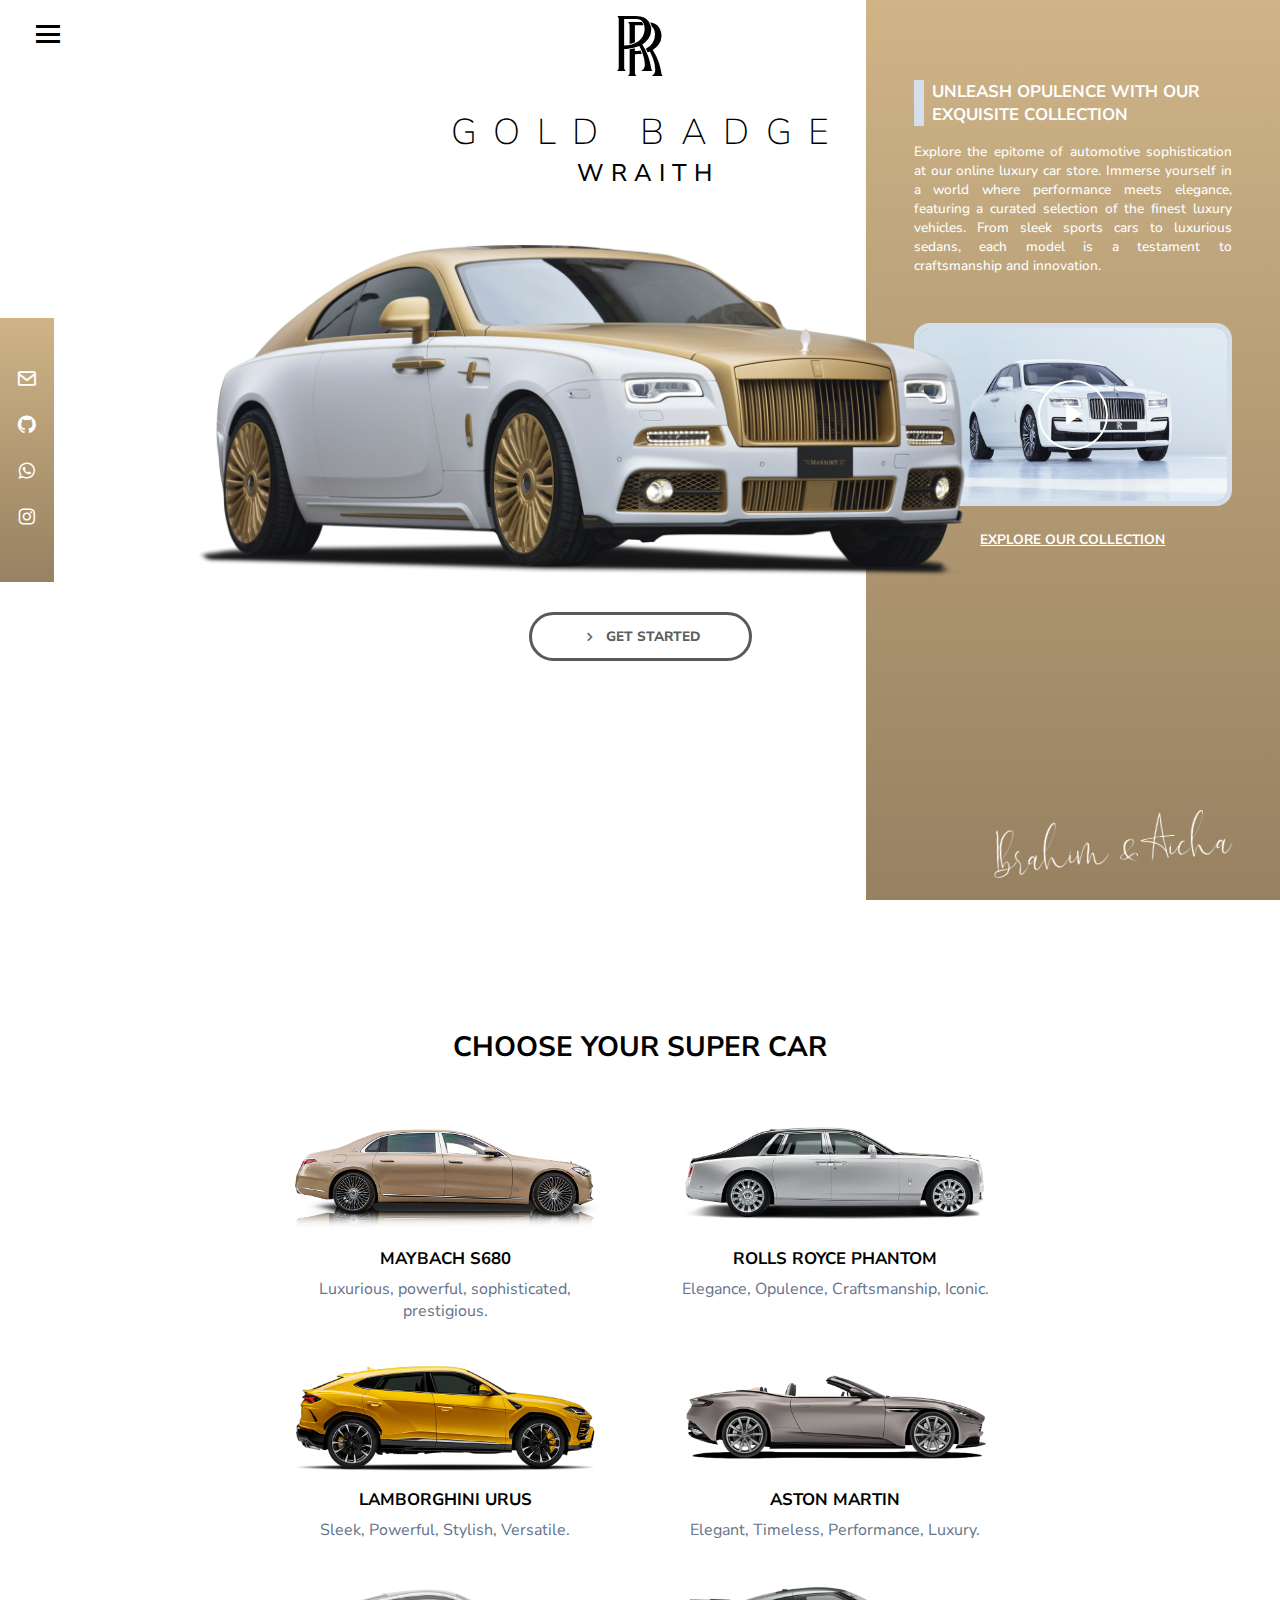
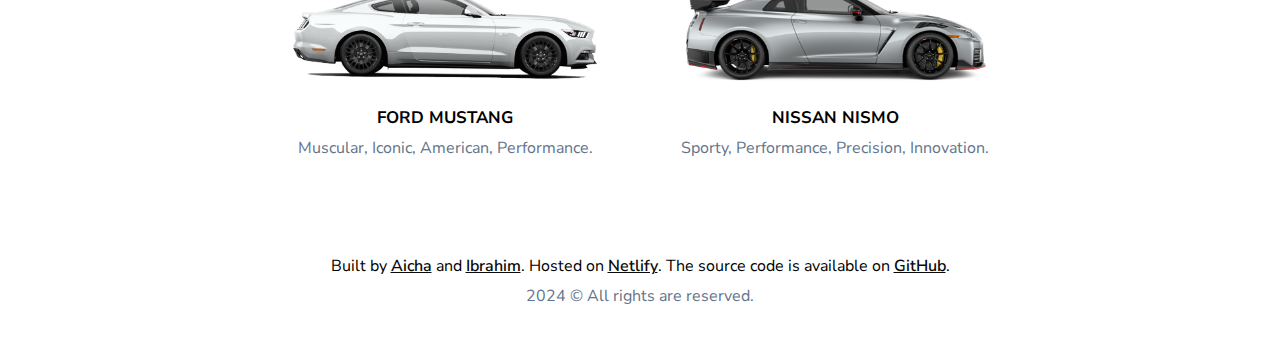
<file: index.html>
<!DOCTYPE html>
<html lang="en">
<head>
    <meta charset="UTF-8">
    <meta http-equiv="X-UA-Compatible" content="IE=edge">
    <meta name="viewport" content="width=device-width, initial-scale=1.0">
    <link rel="shortcut icon" href="assets/images/favicon.png" type="image/x-icon">
    <link rel="stylesheet" href="assets/css/style.css">
    <link rel="stylesheet" href="https://unpkg.com/boxicons@latest/css/boxicons.min.css">
    <title>Vroom | Where Opulence Meets the Road</title>
</head>
<body>
    <header class="mobile-header">
        <nav class="mobile-nav">
            <a href="#" class="mobile-logo">VROOM.</a>

            <div class="mobile-menu" id="mobile-menu">
                <ul class="menu-list">
                    <li class="menu-item">
                        <a href="index.html" class="menu-link">Home</a>
                    </li>
                    <li class="menu-item">
                        <a href="collections.html" class="menu-link">Collections</a>
                    </li>
                    <li class="menu-item">
                        <a href="contact.html" class="menu-link">Contact</a>
                    </li>
                </ul>
            </div>

            <div class="mobile-menu-icon-container" id="mobile-menu-toggle">
                <i class="bx bx-menu"></i>
            </div>
        </nav>
    </header>

    <aside class="sidebar" id="sidebar">
        <div class="sidebar-hidden">
            <ul class="menu-list">
                <li class="menu-item">
                    <a href="index.html" class="menu-link">Home</a>
                </li>
                <li class="menu-item">
                    <a href="collections.html" class="menu-link">Collections</a>
                </li>
                <li class="menu-item">
                    <a href="contact.html" class="menu-link">Contact</a>
                </li>
            </ul>
        </div>

        <div class="sidebar-visible">
            <div class="menu-icon-container" id="menu-toggle">
                <i class="bx bx-menu"></i>
            </div>

            <div class="contact-icons">
                <a href="#" class="contact-link">
                    <i class="bx bx-envelope"></i>
                </a>
                <a href="#" class="contact-link">
                    <i class="bx bxl-github"></i>
                </a>
                <a href="#" class="contact-link">
                    <i class="bx bxl-whatsapp"></i>
                </a>
                <a href="#" class="contact-link">
                    <i class="bx bxl-instagram"></i>
                </a>
            </div>
        </div>
    </aside>

    <main class="main">
        <section class="section-home">
            <div class="home-left">
                <img src="assets/images/rr-logo.svg" alt="Logo" class="logo-image">
                <h1 class="home-title">
                    GOLD BADGE
                    <span class="home-subtitle">WRAITH</span>
                </h1>
                <img src="assets/images/rolls-royce.png" alt="Car" class="home-image">
                <button class="home-btn">
                    <i class="bx bx-chevron-right"></i>
                    GET STARTED
                </button>
            </div>

            <div class="home-right">
                <h3 class="home-headline">
                    Unleash Opulence with Our Exquisite
                    Collection
                </h3>
                <p class="home-description">
                    Explore the epitome of automotive sophistication at our online luxury car store. Immerse yourself in a world where performance meets elegance, featuring a curated selection of the finest luxury vehicles. From sleek sports cars to luxurious sedans, each model is a testament to craftsmanship and innovation.
                </p>
                <div class="home-fake-video">
                    <img src="assets/images/rr-video.jpg" alt="Video">
                    <i class="bx bxs-right-arrow"></i>
                </div>
                <a href="collections.html" class="home-right-link">EXPLORE OUR COLLECTION</a>
                <div class="signatures-container">
                    <img src="assets/images/signature.png" alt="Signature">
                </div>
            </div>
        </section>

        <section class="section-models">
            <h3 class="section-models-title">CHOOSE YOUR SUPER CAR</h3>

            <div class="models-container">
                <article class="model-card">
                    <img src="assets/images/model-1.png" alt="Model">
                    <h3 class="model-name">MAYBACH S680</h3>
                    <p class="model-description">Luxurious, powerful, sophisticated, prestigious.</p>
                </article>
                <article class="model-card">
                    <img src="assets/images/model-2.png" alt="Model">
                    <h3 class="model-name">ROLLS ROYCE PHANTOM</h3>
                    <p class="model-description">Elegance, Opulence, Craftsmanship, Iconic.</p>
                </article>
                <article class="model-card">
                    <img src="assets/images/model-3.png" alt="Model">
                    <h3 class="model-name">LAMBORGHINI URUS</h3>
                    <p class="model-description">Sleek, Powerful, Stylish, Versatile.</p>
                </article>
                <article class="model-card">
                    <img src="assets/images/model-4.png" alt="Model">
                    <h3 class="model-name">ASTON MARTIN</h3>
                    <p class="model-description">Elegant, Timeless, Performance, Luxury.</p>
                </article>
                <article class="model-card">
                    <img src="assets/images/model-5.png" alt="Model">
                    <h3 class="model-name">FORD MUSTANG</h3>
                    <p class="model-description">Muscular, Iconic, American, Performance.</p>
                </article>
                <article class="model-card">
                    <img src="assets/images/model-6.png" alt="Model">
                    <h3 class="model-name">NISSAN NISMO</h3>
                    <p class="model-description">Sporty, Performance, Precision, Innovation.</p>
                </article>
            </div>
        </section>
    </main>

    <footer class="footer">
        <p class="footer-text">
            Built by <a href="#">Aicha</a> and <a href="#">Ibrahim</a>.
            Hosted on <a href="#">Netlify</a>.
            The source code is available on <a href="#">GitHub</a>.
        </p>
        <p class="footer-copyright">
            2024 &copy; All rights are reserved.
        </p>
    </footer>

    <script src="assets/javascript/app.js"></script>
</body>
</html>
</file>
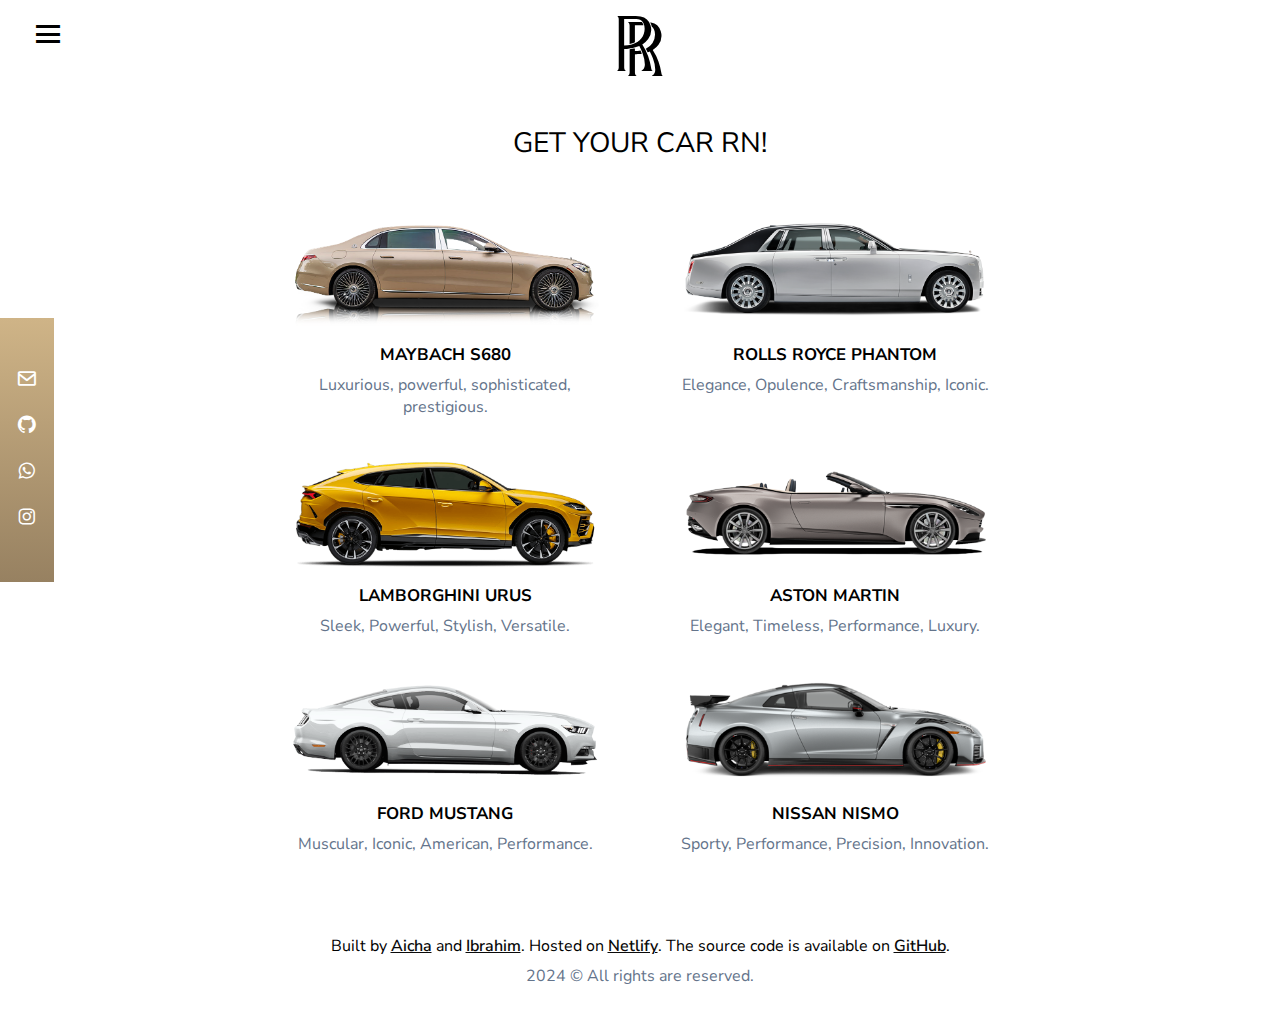
<file: collections.html>
<!DOCTYPE html>
<html lang="en">
<head>
    <meta charset="UTF-8">
    <meta http-equiv="X-UA-Compatible" content="IE=edge">
    <meta name="viewport" content="width=device-width, initial-scale=1.0">
    <link rel="shortcut icon" href="assets/images/favicon.png" type="image/x-icon">
    <link rel="stylesheet" href="assets/css/style.css">
    <link rel="stylesheet" href="https://unpkg.com/boxicons@latest/css/boxicons.min.css">
    <title>Browse Our Collections</title>
</head>
<body>
    <header class="mobile-header">
        <nav class="mobile-nav">
            <a href="#" class="mobile-logo">VROOM.</a>

            <div class="mobile-menu" id="mobile-menu">
                <ul class="menu-list">
                    <li class="menu-item">
                        <a href="index.html" class="menu-link">Home</a>
                    </li>
                    <li class="menu-item">
                        <a href="collections.html" class="menu-link">Collections</a>
                    </li>
                    <li class="menu-item">
                        <a href="contact.html" class="menu-link">Contact</a>
                    </li>
                </ul>
            </div>

            <div class="mobile-menu-icon-container" id="mobile-menu-toggle">
                <i class="bx bx-menu"></i>
            </div>
        </nav>
    </header>

    <aside class="sidebar" id="sidebar">
        <div class="sidebar-hidden">
            <ul class="menu-list">
                <li class="menu-item">
                    <a href="index.html" class="menu-link">Home</a>
                </li>
                <li class="menu-item">
                    <a href="collections.html" class="menu-link">Collections</a>
                </li>
                <li class="menu-item">
                    <a href="contact.html" class="menu-link">Contact</a>
                </li>
            </ul>
        </div>

        <div class="sidebar-visible">
            <div class="menu-icon-container" id="menu-toggle">
                <i class="bx bx-menu"></i>
            </div>

            <div class="contact-icons">
                <a href="#" class="contact-link">
                    <i class="bx bx-envelope"></i>
                </a>
                <a href="#" class="contact-link">
                    <i class="bx bxl-github"></i>
                </a>
                <a href="#" class="contact-link">
                    <i class="bx bxl-whatsapp"></i>
                </a>
                <a href="#" class="contact-link">
                    <i class="bx bxl-instagram"></i>
                </a>
            </div>
        </div>
    </aside>

    <main>
        <section class="section-collections">
            <img src="assets/images/rr-logo.svg" alt="Logo" class="logo-image">
            <h3>GET YOUR CAR RN!</h3>
            <div class="models-container">
                <article class="model-card">
                    <img src="assets/images/model-1.png" alt="Model">
                    <h3 class="model-name">MAYBACH S680</h3>
                    <p class="model-description">Luxurious, powerful, sophisticated, prestigious.</p>
                </article>
                <article class="model-card">
                    <img src="assets/images/model-2.png" alt="Model">
                    <h3 class="model-name">ROLLS ROYCE PHANTOM</h3>
                    <p class="model-description">Elegance, Opulence, Craftsmanship, Iconic.</p>
                </article>
                <article class="model-card">
                    <img src="assets/images/model-3.png" alt="Model">
                    <h3 class="model-name">LAMBORGHINI URUS</h3>
                    <p class="model-description">Sleek, Powerful, Stylish, Versatile.</p>
                </article>
                <article class="model-card">
                    <img src="assets/images/model-4.png" alt="Model">
                    <h3 class="model-name">ASTON MARTIN</h3>
                    <p class="model-description">Elegant, Timeless, Performance, Luxury.</p>
                </article>
                <article class="model-card">
                    <img src="assets/images/model-5.png" alt="Model">
                    <h3 class="model-name">FORD MUSTANG</h3>
                    <p class="model-description">Muscular, Iconic, American, Performance.</p>
                </article>
                <article class="model-card">
                    <img src="assets/images/model-6.png" alt="Model">
                    <h3 class="model-name">NISSAN NISMO</h3>
                    <p class="model-description">Sporty, Performance, Precision, Innovation.</p>
                </article>
            </div>
        </section>
    </main>

    <footer>
        <p class="footer-text">
            Built by <a href="#">Aicha</a> and <a href="#">Ibrahim</a>.
            Hosted on <a href="#">Netlify</a>.
            The source code is available on <a href="#">GitHub</a>.
        </p>
        <p class="footer-copyright">
            2024 &copy; All rights are reserved.
        </p>
    </footer>

    <script src="assets/javascript/app.js"></script>
</body>
</html>
</file>
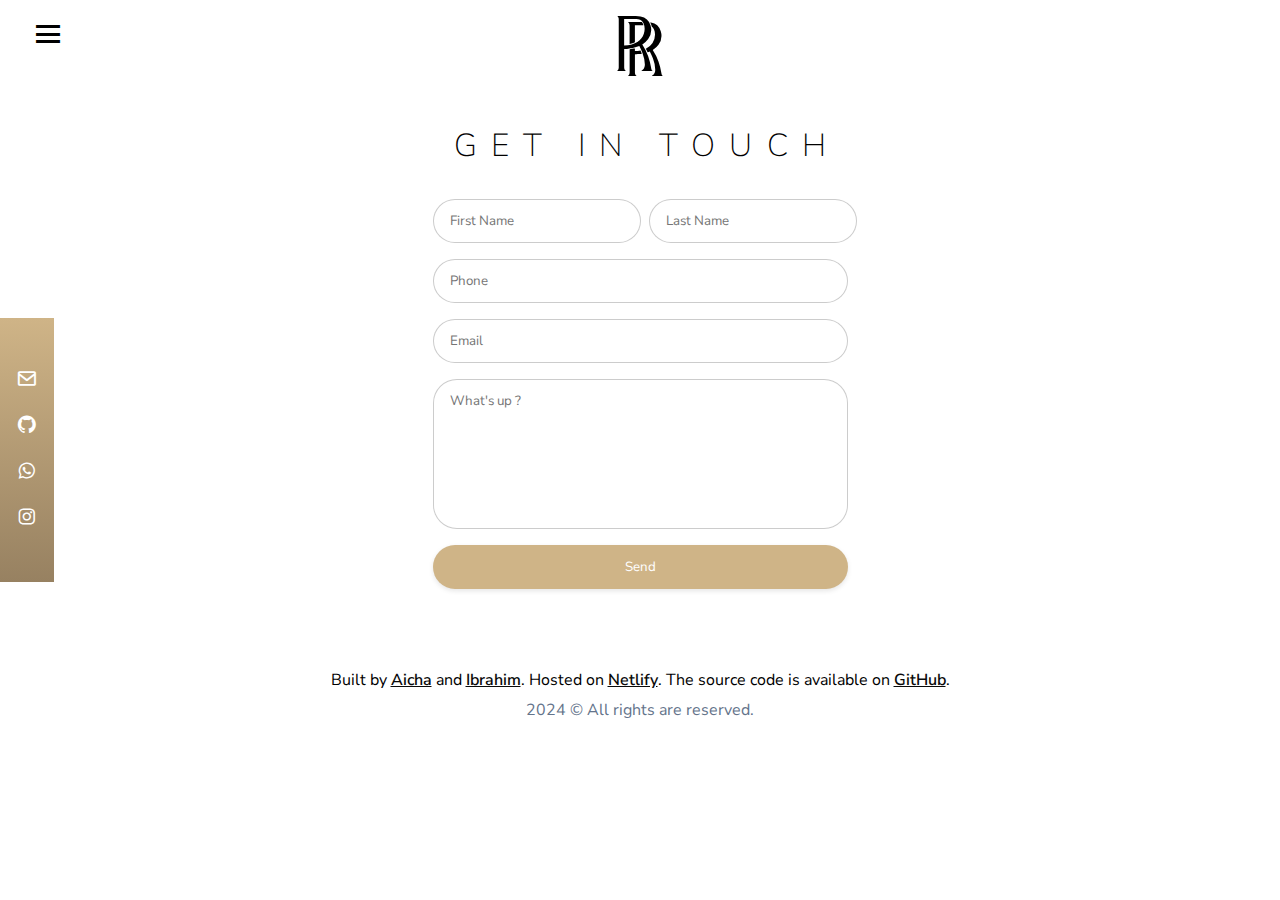
<file: contact.html>
<!DOCTYPE html>
<html lang="en">
<head>
    <meta charset="UTF-8">
    <meta http-equiv="X-UA-Compatible" content="IE=edge">
    <meta name="viewport" content="width=device-width, initial-scale=1.0">
    <link rel="shortcut icon" href="assets/images/favicon.png" type="image/x-icon">
    <link rel="stylesheet" href="assets/css/style.css">
    <link rel="stylesheet" href="https://unpkg.com/boxicons@latest/css/boxicons.min.css">
    <title>Get In Touch</title>
</head>
<body>
    <header class="mobile-header">
        <nav class="mobile-nav">
            <a href="#" class="mobile-logo">VROOM.</a>

            <div class="mobile-menu" id="mobile-menu">
                <ul class="menu-list">
                    <li class="menu-item">
                        <a href="index.html" class="menu-link">Home</a>
                    </li>
                    <li class="menu-item">
                        <a href="collections.html" class="menu-link">Collections</a>
                    </li>
                    <li class="menu-item">
                        <a href="contact.html" class="menu-link">Contact</a>
                    </li>
                </ul>
            </div>

            <div class="mobile-menu-icon-container" id="mobile-menu-toggle">
                <i class="bx bx-menu"></i>
            </div>
        </nav>
    </header>

    <aside class="sidebar" id="sidebar">
        <div class="sidebar-hidden">
            <ul class="menu-list">
                <li class="menu-item">
                    <a href="index.html" class="menu-link">Home</a>
                </li>
                <li class="menu-item">
                    <a href="collections.html" class="menu-link">Collections</a>
                </li>
                <li class="menu-item">
                    <a href="contact.html" class="menu-link">Contact</a>
                </li>
            </ul>
        </div>

        <div class="sidebar-visible">
            <div class="menu-icon-container" id="menu-toggle">
                <i class="bx bx-menu"></i>
            </div>

            <div class="contact-icons">
                <a href="#" class="contact-link">
                    <i class="bx bx-envelope"></i>
                </a>
                <a href="#" class="contact-link">
                    <i class="bx bxl-github"></i>
                </a>
                <a href="#" class="contact-link">
                    <i class="bx bxl-whatsapp"></i>
                </a>
                <a href="#" class="contact-link">
                    <i class="bx bxl-instagram"></i>
                </a>
            </div>
        </div>
    </aside>

    <main>
        <section class="contact-section">
            <img src="assets/images/rr-logo.svg" alt="Logo" class="logo-image">
            <h3>GET IN TOUCH</h3>
            <form class="contact-form">
                <div class="input-group">
                    <input type="text" placeholder="First Name">
                    <input type="text" placeholder="Last Name">
                </div>

                <input type="text" placeholder="Phone">
                <input type="text" placeholder="Email">
                <textarea placeholder="What's up ?"></textarea>
                <button type="submit">Send</button>
            </form>
        </section>
    </main>

    <footer>
        <p class="footer-text">
            Built by <a href="#">Aicha</a> and <a href="#">Ibrahim</a>.
            Hosted on <a href="#">Netlify</a>.
            The source code is available on <a href="#">GitHub</a>.
        </p>
        <p class="footer-copyright">
            2024 &copy; All rights are reserved.
        </p>
    </footer>
    <script src="assets/javascript/app.js"></script>
</body>
</html>
</file>
<file: assets/css/style.css>
@import url("https://fonts.googleapis.com/css2?family=Nunito+Sans:opsz,wght@6..12,200;6..12,300;6..12,400;6..12,500;6..12,600;6..12,700;6..12,800&display=swap");

:root {
    /* customs */
    --sidebar-visible: 6rem;
    --sidebar-hidden: 10rem;
    --mobile-header-height: 3rem;

    /* fonts */
    --font-family: "Nunito Sans", sans-serif;

    --fw-extra-light: 200;
    --fw-light: 300;
    --fw-regular: 400;
    --fw-medium: 500;
    --fw-semi: 600;
    --fw-bold: 700;
    --fw-black: 800;

    /* colors */
    --text-muted: #64748b;
    --text-dark: #0a0a0a;
    --text-light: #ffffff;

    --gold-light: #cfb487;
    --gold-dark: #978161;
}

/* reset */
* {
    margin: 0;
    padding: 0;
    box-sizing: border-box;
}

/* general styling */
ul {
    list-style: none;
}

a {
    text-decoration: none;
}

button,
input,
textarea {
    font-family: var(--font-family);
    outline: none;
}

body {
    font-family: var(--font-family);
}

/* Mobile Header */
.mobile-header {
    display: none;

    position: fixed;
    top: 0;
    left: 0;
    width: 100%;
    z-index: 1500;
    padding: 0 1rem;
    background: #fff;
}

.mobile-nav {
    height: var(--mobile-header-height);

    display: flex;
    align-items: center;
    justify-content: space-between;
}

.mobile-logo {
    font-size: 1.15rem;
    color: var(--text-dark);
    font-weight: var(--fw-medium);
}

.mobile-menu-icon-container {
    cursor: pointer;
}

.mobile-menu-icon-container > i {
    font-size: 1.75rem;
}

.mobile-menu {
    position: fixed;
    top: var(--mobile-header-height);
    right: 0;
    padding: 1rem 3rem;
    display: flex;
    align-items: center;
    justify-content: center;
    background: #fff;
    height: calc(100vh - var(--mobile-header-height));
    transform: translateX(100%);
    transition: transform .5s;
}

.mobile-menu.show-mobile-menu {
    transform: translateX(0);
}

@media screen and (max-width: 1192px) {
    body {
        padding-top: var(--mobile-header-height);
    }

    .mobile-header {
        display: block;
    }
}

/* Sidebar */
    /* hidden */
.sidebar {
    display: flex;
    height: 100vh; /* viewport height */
    background: #fff;

    position: fixed;
    top: 0;
    left: 0;
    z-index: 1000;

    transform: translateX(
        calc(-1 * var(--sidebar-hidden))
    );

    transition: transform .5s;
}

.sidebar.show-sidebar {
    transform: translateX(0);
}

.sidebar-hidden {
    width: var(--sidebar-hidden);

    display: flex;
    align-items: center; /* Vertical */
    justify-content: center; /* Horizontal */
}

.menu-list {
    width: 100%;
    display: flex;
    flex-direction: column;
    gap: 1rem;
}

.menu-link {
    display: block;
    width: 100%;
    text-align: center;
    padding: .5rem 0;
    font-size: 1.15rem;
    color: var(--text-muted);
    transition: color .5s;
}

.menu-link:hover {
    color: var(--text-dark);
}

    /* visible */
.sidebar-visible {
    width: var(--sidebar-visible);
    position: relative;
}

.menu-icon-container {
    width: var(--sidebar-visible);
    padding-top: 1rem;
    display: flex;
    justify-content: center;
    align-items: center;
    cursor: pointer;
}

.menu-icon-container > i {
    font-size: 2.25rem;
}

.contact-icons {
    width: max-content;
    background: linear-gradient(
        var(--gold-light),
        var(--gold-dark)
    );
    padding: 3rem 1rem;
    display: flex;
    flex-direction: column;
    gap: 1rem;

    position: absolute;
    top: 50%;
    left: 0;
    transform: translateY(-50%);
}

.contact-link {
    color: var(--text-light);
    font-size: 1.35rem;
}

/* Home */
.section-home {
    padding-left: var(--sidebar-visible);
    display: flex;
    justify-content: flex-end;
    position: relative;
    height: 100vh;
}

    /* Left */
.home-left {
    position: absolute;
    top: 1rem;
    left: 50%;
    transform: translateX(-50%);
    
    display: flex;
    flex-direction: column;
    align-items: center;
}

.logo-image {
    width: 3rem;
    margin-bottom: 2rem;
}

.home-title {
    --spacing: .75ch;

    font-weight: var(--fw-extra-light);
    font-size: 2.25rem;

    display: flex;
    flex-direction: column;
    align-items: center;

    letter-spacing: var(--spacing);
    text-indent: var(--spacing);
    margin-bottom: 1.5rem;
}

.home-title > span {
    --spacing: .5ch;

    font-size: 1.5rem;
    letter-spacing: var(--spacing);
    font-weight: var(--fw-medium);
}

.home-image {
    width: 850px;
    margin-left: -7rem;
    margin-bottom: .75rem;
}

.home-btn {
    display: flex;
    align-items: center;
    gap: .5rem;

    padding: .75rem 3rem;
    font-weight: var(--fw-black);
    color: rgba(0, 0, 0, .65);
    background: transparent;
    font-size: .85rem;
    border: 3px solid currentColor;
    border-radius: 20rem;
    cursor: pointer;
    transition: color .5s;
}

.home-btn > i {
    font-size: 1.15rem;
    color: currentColor;
}

.home-btn:hover {
    color: rgba(0, 0, 0, .75);
}

    /* Right */
.home-right {
    width: 35%;
    height: 100%;
    background: linear-gradient(
        var(--gold-light),
        var(--gold-dark)
    );
    padding: 4.5rem 5rem 2rem;

    display: flex;
    flex-direction: column;
}

.home-headline {
    color: var(--text-light);
    font-size: 1.05rem;
    text-transform: uppercase;
    margin-bottom: 1rem;
    border-left: 10px solid #d5dfeb;
    padding-left: .5rem;
}

.home-description {
    font-size: .85rem;
    color: var(--text-light);
    font-weight: var(--fw-medium);
    margin-bottom: 3rem;
    text-align: justify;
}

.home-fake-video {
    width: 100%;
    display: flex;
    justify-content: center;
    align-items: center;
    cursor: pointer;
    margin-bottom: 1.5rem;
}

.home-fake-video > img {
    width: 100%;
    border: 5px solid #d5dfeb;
    border-radius: 1rem;
}

.home-fake-video > i {
    font-size: 1.5rem;
    position: absolute;
    height: 70px;
    width: 70px;
    color: #fff;
    border: 2px solid currentColor;
    display: flex;
    justify-content: center;
    align-items: center;
    border-radius: 50%;
}

.home-right-link {
    font-size: .85rem;
    color: var(--text-light);
    font-weight: var(--fw-bold);
    text-decoration: underline;
    text-align: center;
    width: 100%;
    display: block;
}

.signatures-container {
    display: flex;
    align-items: flex-end;
    justify-content: flex-end;
    flex: 1;
}

.signatures-container > img {
    width: 15rem;
    filter: invert(1);
    transform: rotate(-5deg);
}

/* Models */
.section-models {
    padding: 8rem 1rem 2rem;
}

.section-models-title {
    font-size: 1.75rem;
    text-align: center;
    margin-bottom: 3rem;
}

.models-container {
    display: grid;
    grid-template-columns: repeat(auto-fit, minmax(300px, 1fr));
    gap: 2rem 5rem;

    margin: 0 auto;
    max-width: 700px;
    width: 100%;
}

.model-card > img {
    max-width: 100%;
    width: 100%;
}

.model-name,
.model-description {
    text-align: center;
}

.model-name {
    font-size: 1.05rem;
    margin-bottom: .5rem;
}

.model-description {
    color: var(--text-muted);
}

footer {
    text-align: center;
    padding: 4rem 1rem 2rem;
}

.footer-text {
    margin-bottom: .5rem;
}

.footer-text > a {
    color: var(--text-dark);
    text-decoration: underline;
    font-weight: var(--fw-semi);
}

.footer-copyright {
    color: var(--text-muted);
}

/* Contact */
.contact-section {
    display: flex;
    flex-direction: column;
    align-items: center;
    padding: 1rem;
}

.contact-section > .logo-image {
    margin-bottom: 3rem;
}

.contact-section > h3 {
    --spacing: .75ch;

    font-size: 2rem;
    margin-bottom: 2rem;
    font-weight: var(--fw-extra-light);
    letter-spacing: var(--spacing);
    text-indent: var(--spacing);
}

.contact-section > form {
    display: flex;
    flex-direction: column;
    gap: 1rem;
    width: 100%;
    max-width: 415px;
}

.input-group {
    display: flex;
    gap: .5rem;
}

.input-group > input {
    flex: 1;
}

.contact-section > form input {
    padding: .75rem 1rem;
    border: 1px solid rgba(0, 0, 0, .2);
    border-radius: 20rem;
}

.contact-section > form textarea {
    padding: .75rem 1rem;
    border: 1px solid rgba(0, 0, 0, .2);
    border-radius: 1.5rem;
    width: 100%;
    resize: none;
    height: 150px;
}


.contact-section > form input:focus,
.contact-section > form textarea:focus {
    border-color: var(--gold-light);
}

.contact-section > form button {
    padding: .8rem 2rem;
    border: none;
    color: var(--text-light);
    border-radius: 20rem;
    background: var(--gold-light);
    cursor: pointer;
    box-shadow: 0 2px 5px rgba(0, 0, 0, 0.1);
}

/* Collections */
.section-collections {
    display: flex;
    flex-direction: column;
    align-items: center;
    padding: 1rem;
}

.section-collections > .logo-image {
    margin-bottom: 3rem;
}

.section-collections > h3 {
    font-size: 1.75rem;
    margin-bottom: 3rem;
    font-weight: var(--fw-regular);
}

/* @MEDIA QUERIES */
@media screen and (max-width: 1282px) {
    .home-right {
        padding: 5rem 3rem 2rem;
    }
}

@media screen and (max-width: 1192px) {
    .home-left {
        padding: 1rem;
    }
    
    .sidebar {
        display: none;
    }

    .section-home {
        padding-left: 0;
        display: flex;
        justify-content: flex-start;
        flex-direction: column;
        height: fit-content;
    }

    .home-left {
        position: static;
        transform: translateX(0);
    }

    .home-right {
        width: 100%;
        padding: 4rem 5rem 3rem;
    }

    .home-image {
        width: 100%;
        margin-left: 0;
        margin-bottom: 3rem;
    }

    .home-btn {
        margin-bottom: 2rem;
    }

    .home-right-link {
        margin-bottom: 2rem;
    }
}

@media screen and (max-width: 1100px) {
    .home-right {
        padding: 5rem 1rem 2rem;
    }
}

@media screen and (max-width: 450px) {
    .input-group {
        flex-direction: column;
        gap: 1rem;
    }

    .contact-section > h3 {
        --spacing: .5ch;

        font-size: 1.75rem;
    }
}

@media screen and (max-width: 431px) {
    .home-title {
        font-size: 1.75rem;
    }
}

@media screen and (max-width: 340px) {
    .contact-section > h3 {
        --spacing: .25ch;
        
        font-size: 1.5rem;
    }
}
</file>
